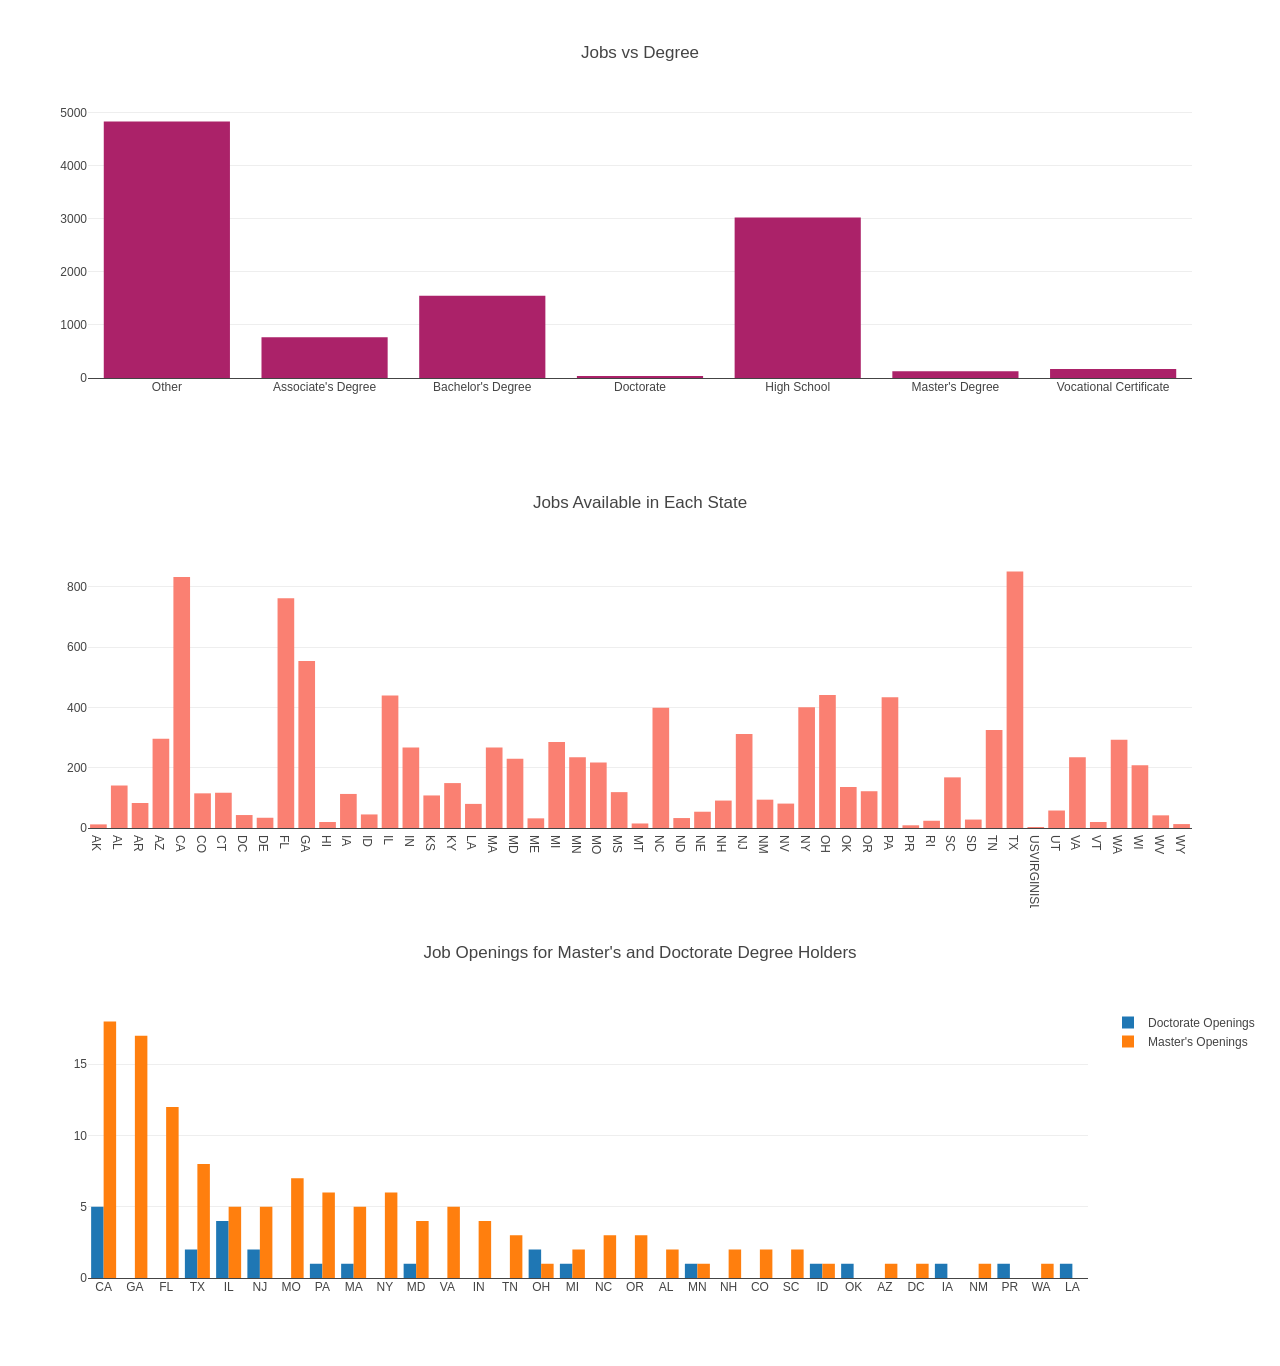
<file: templates/cpj_best_jobs.html>
<!DOCTYPE html>
<html lang="en">
<head>
    <meta charset="UTF-8">
    <meta name="viewport" content="width=device-width, initial-scale=1.0">
    <meta http-equiv="X-UA-Compatible" content="ie=edge">
    <title>Best_Jobs results</title>
    <script src="https://d3js.org/d3.v4.min.js"></script>
    <script src="https://cdn.plot.ly/plotly-latest.min.js"></script>
    <script src="https://cdn.plot.ly/plotly-2.4.2.min.js"></script>
</head>
<body>

    <div class=col-md-5>
    <div id="degreebar"></div>
    <div id="regionsbar">
    </div>
    <div id="mastersbar"></div>
    <div id="myDiv"></div>

    <script src="../static/js/cpj_data.js"></script>
    <script src="../static/js/cpj_scripts.js"></script>
    
</body>
</html>
</file>
